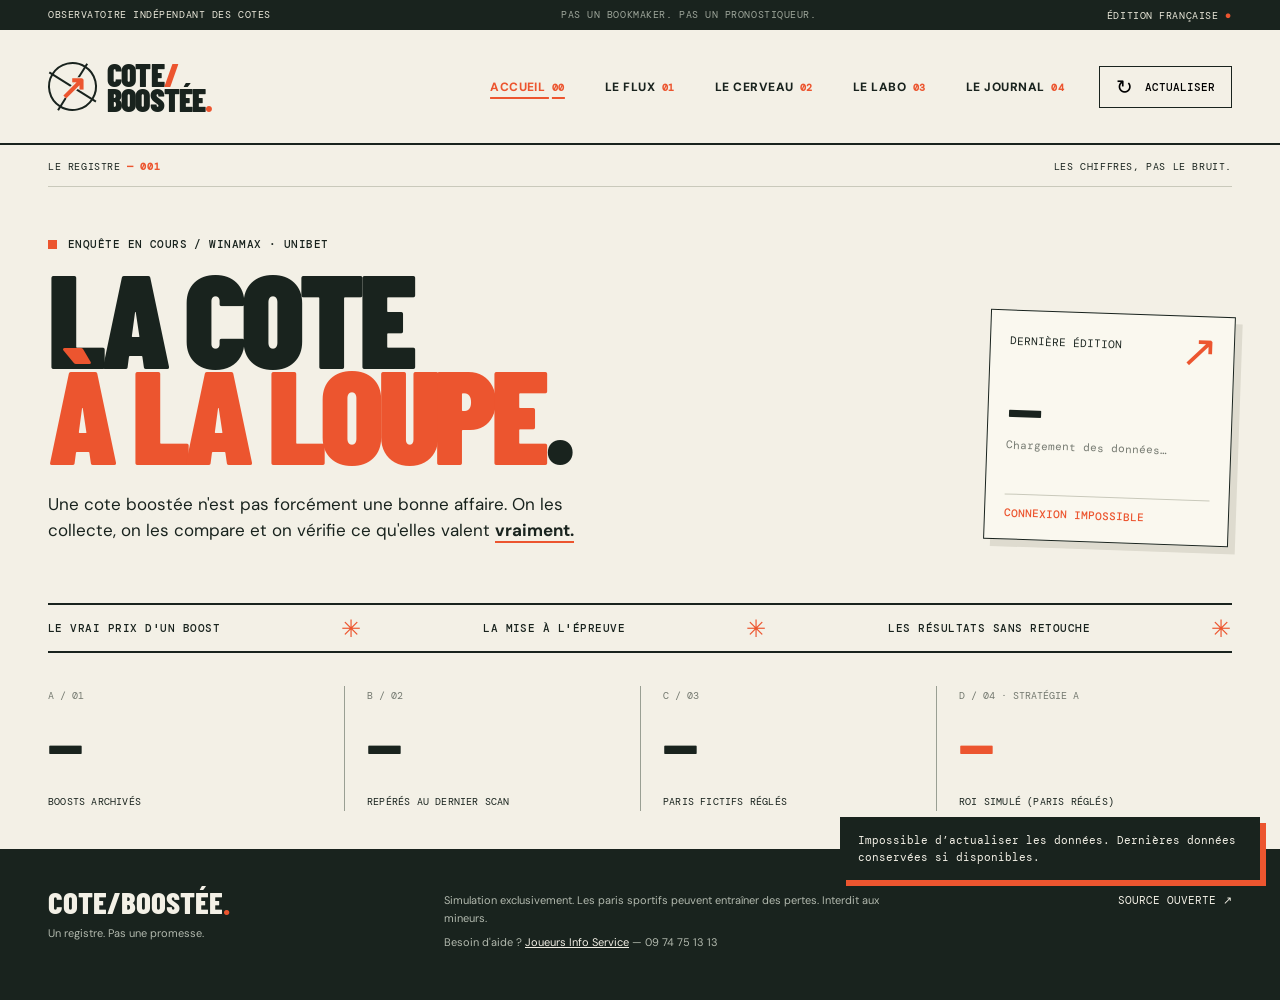
<file: index.html>
<!doctype html>
<html lang="fr">
<head>
  <meta charset="utf-8">
  <meta name="viewport" content="width=device-width, initial-scale=1">
  <meta name="theme-color" content="#f3f0e6">
  <meta name="description" content="Le registre indépendant des cotes boostées : offres Winamax, Unibet, OlyBet, Genybet, NetBet et Betsson, écarts de cotes, évaluations et simulations documentées.">
  <meta property="og:title" content="Cote Boostée — Le registre">
  <meta property="og:description" content="Les boosts sous la loupe, sans promesses ni faux signaux.">
  <title>COTE BOOSTÉE / Le registre</title>
  <link rel="icon" type="image/svg+xml" href="./assets/favicon.svg">
  <link rel="preconnect" href="https://fonts.googleapis.com">
  <link rel="preconnect" href="https://fonts.gstatic.com" crossorigin>
  <link href="https://fonts.googleapis.com/css2?family=Barlow+Condensed:wght@600;700;800;900&family=DM+Mono:wght@400;500&family=DM+Sans:wght@400;500;600;700&display=swap" rel="stylesheet">
  <link rel="stylesheet" href="./assets/styles.css">
  <script src="./assets/app.js" defer></script>
</head>
<body>
  <a class="skip-link" href="#flux">Aller aux offres</a>
  <div class="topline"><div class="wrap topline-inner"><span>OBSERVATOIRE INDÉPENDANT DES COTES</span><span class="topline-middle">PAS UN BOOKMAKER. PAS UN PRONOSTIQUEUR.</span><span>ÉDITION FRANÇAISE <span class="top-dot">●</span></span></div></div>
  <header class="site-header wrap">
    <a href="#accueil" class="brand" aria-label="Cote Boostée, accueil">
      <span class="brand-symbol" aria-hidden="true"><span class="brand-flash">↗</span></span>
      <span class="brand-type">COTE<span class="brand-accent">/</span><br>BOOSTÉE<span class="brand-period">.</span></span>
    </a>
    <nav class="header-nav" aria-label="Navigation principale"><a href="#accueil">ACCUEIL <span>00</span></a><a href="#flux">LE FLUX <span>01</span></a><a href="#cerveau">LE CERVEAU <span>02</span></a><a href="#bilan">LE LABO <span>03</span></a><a href="#journal">LE JOURNAL <span>04</span></a></nav>
    <button class="refresh-btn" type="button" id="refresh" aria-label="Actualiser les données"><span class="refresh-symbol" aria-hidden="true">↻</span><span>ACTUALISER</span></button>
  </header>

  <main id="accueil">
    <section class="intro wrap" data-page="accueil" aria-labelledby="hero-title">
      <div class="issue-line"><span>LE REGISTRE <strong>— 001</strong></span><span>LES CHIFFRES, PAS LE BRUIT.</span></div>
      <div class="intro-grid">
        <div class="intro-title">
          <p class="eyebrow"><span class="red-square"></span> ENQUÊTE EN COURS / WINAMAX · UNIBET</p>
          <h1 id="hero-title">LA COTE<br><span>À LA LOUPE<span class="hero-dot">.</span></span></h1>
          <p class="intro-copy">Une cote boostée n'est pas forcément une bonne affaire. On les collecte, on les compare et on vérifie ce qu'elles valent <em>vraiment.</em></p>
        </div>
        <aside class="issue-stamp" aria-label="Informations sur les données"><div class="stamp-corner">↗</div><span class="stamp-top">DERNIÈRE ÉDITION</span><strong id="scan-date">—</strong><span class="stamp-bottom" id="scan-time">Chargement des données…</span><div class="stamp-rule"></div><span class="stamp-small" id="data-status">CONNEXION AU REGISTRE</span></aside>
      </div>
      <div class="marquee" aria-hidden="true"><span>LE VRAI PRIX D'UN BOOST</span><span class="marquee-star">✳</span><span>LA MISE À L'ÉPREUVE</span><span class="marquee-star">✳</span><span>LES RÉSULTATS SANS RETOUCHE</span><span class="marquee-star">✳</span></div>
    </section>

    <section class="metrics wrap" data-page="accueil" aria-label="Chiffres du registre">
      <div class="metric"><span class="metric-index">A / 01</span><strong id="metric-all">—</strong><span class="metric-name">BOOSTS ARCHIVÉS</span></div>
      <div class="metric"><span class="metric-index">B / 02</span><strong id="metric-active">—</strong><span class="metric-name">REPÉRÉS AU DERNIER SCAN</span></div>
      <div class="metric"><span class="metric-index">C / 03</span><strong id="metric-settled">—</strong><span class="metric-name">PARIS FICTIFS RÉGLÉS</span></div>
      <div class="metric metric-accent"><span class="metric-index">D / 04 · STRATÉGIE A</span><strong id="metric-roi">—</strong><span class="metric-name">ROI SIMULÉ (PARIS RÉGLÉS)</span></div>
    </section>

    <section class="main-section wrap" data-page="flux" id="flux" aria-labelledby="flux-title">
      <div class="section-heading"><div><span class="section-number">01 / LE FLUX</span><h2 id="flux-title">DANS LE VISEUR<span class="heading-period">.</span></h2><p>Les offres telles qu'elles ont été observées. Les dates et la fraîcheur de la collecte comptent.</p></div><div class="section-aside"><span class="tiny-label">SOURCE</span><strong>WINAMAX / UNIBET</strong><span id="freshness-note">Synchronisation en cours</span></div></div>
      <div class="content-grid">
        <div class="stream-pane">
          <div class="filterbar">
            <div class="segmented" role="group" aria-label="Type d'offres"><button class="segment is-active" data-view="actifs" type="button" aria-pressed="true">REPÉRÉS <span id="tab-active-count">—</span></button><button class="segment" data-view="value" type="button" aria-pressed="false">EV ≥ 5 % <span id="tab-value-count">—</span></button><button class="segment" data-view="tous" type="button" aria-pressed="false">ARCHIVES <span id="tab-all-count">—</span></button></div>
            <button class="favorites-toggle" id="favorites-only" type="button" aria-pressed="false" aria-label="Afficher uniquement mes favoris">☆ <span>MES REPÈRES</span></button>
          </div>
          <div class="controls"><label class="search-control"><span class="visually-hidden">Rechercher un match ou pari</span><span aria-hidden="true">⌕</span><input type="search" id="search" placeholder="Chercher un match, un pari, un joueur…" autocomplete="off"></label><label class="select-control"><span class="visually-hidden">Filtrer par sport</span><select id="sport"><option value="tous">TOUS LES SPORTS</option></select></label><label class="select-control"><span class="visually-hidden">Filtrer par bookmaker</span><select id="bookmaker"><option value="tous">TOUS LES BOOKS</option></select></label></div>
          <div class="listing-line"><span id="result-count" aria-live="polite">CHARGEMENT…</span><label class="sort-control">TRIER <select id="sort" aria-label="Trier les offres"><option value="recent">PLUS RÉCENTES</option><option value="soon">PROCHAINS MATCHS</option><option value="uplift">PLUS GROS BOOSTS</option><option value="odd">COTES DÉCROISSANTES</option></select></label></div>
          <div id="boost-list" class="boost-list" aria-live="polite"><div class="initial-loading"><span class="loading-mark">↗</span><strong>OUVERTURE DU REGISTRE</strong><small>Lecture des données publiques GitHub…</small></div></div>
          <nav class="pager" id="flux-pager" aria-label="Pages des offres" hidden></nav>
        </div>
        <aside class="side-pane">
          <div class="side-section side-black"><span class="side-eyebrow">// LE POINT MÉTHODE</span><h3>BOOSTÉ<br>NE VEUT PAS<br>DIRE <em>VALUE.</em></h3><p>Le pourcentage de hausse d'une cote mesure la promotion. Pas sa rentabilité. Une EV n'est affichée que si une référence a pu être calculée.</p><div class="side-scribble" aria-hidden="true">≠</div></div>
          <div class="side-section side-counter"><span class="side-eyebrow">LECTURE DU MARCHÉ</span><span class="counter-number" id="count-value">—</span><span class="counter-label">SIGNAUX EV ≥ 5 %<br><strong>EXACTS ET OBSERVÉS</strong></span><p id="value-summary">Données en cours de lecture.</p></div>
          <div class="side-section side-note"><span class="side-eyebrow">LE BON RÉFLEXE</span><p><strong>Avant de considérer un boost :</strong> vérifier la disponibilité, l'heure, la mise maximale et surtout la fiabilité de sa cote juste.</p><a href="#bilan">COMPRENDRE LES SIMULATIONS <span aria-hidden="true">↗</span></a></div>
        </aside>
      </div>
    </section>

    <section class="brain-section wrap" data-page="cerveau" id="cerveau" aria-labelledby="brain-title">
      <div class="section-heading">
        <div><span class="section-number">02 / LE CERVEAU</span><h2 id="brain-title">LA DÉCISION<span class="heading-period">.</span></h2>
          <p>Un observateur qui note ses choix AVANT les matchs. Aucune mise réelle, aucun résultat réécrit après coup.</p></div>
        <span class="brain-stamp">PROTOCOLE 001<br>OBSERVATION<br>NON ENTRAÎNÉ</span>
      </div>
      <div class="brain-status">
        <div class="brain-lead"><span class="tiny-label">PROTOCOLE ACTUEL</span><strong>ON MESURE D'ABORD. ON APPREND ENSUITE.</strong><p>La version initiale applique des règles transparentes : pari simple, EV exacte ≥ 5 %, cote de 1,60 à 5 et mise fictive de 10 € maximum. Sans référence fiable, elle s'abstient. Ce n'est pas encore un modèle de machine learning.</p></div>
        <div class="brain-figures">
          <div><small>BOOSTS OBSERVÉS</small><strong id="brain-observed">—</strong></div>
          <div><small>SÉLECTIONS FICTIVES</small><strong id="brain-selected">—</strong></div>
          <div><small>RÉGLÉS / SÉLECTIONS</small><strong id="brain-settled">—</strong></div>
          <div><small>ROI DES SÉLECTIONS RÉGLÉES</small><strong id="brain-roi">—</strong></div>
        </div>
      </div>
      <div class="brain-diagnostics" id="brain-diagnostics" aria-label="Répartition des motifs du cerveau"></div>
      <div class="brain-toolbar">
        <span class="tiny-label">LE JOURNAL DES DÉCISIONS <span id="brain-update"></span></span>
        <div class="brain-filters" role="group" aria-label="Filtrer les décisions du cerveau">
          <button type="button" data-brain="tous" class="brain-filter is-active" aria-pressed="true">TOUTES</button>
          <button type="button" data-brain="selectionner" class="brain-filter" aria-pressed="false">SÉLECTIONS</button>
          <button type="button" data-brain="ecarter" class="brain-filter" aria-pressed="false">ÉCARTÉES</button>
          <button type="button" data-brain="abstention" class="brain-filter" aria-pressed="false">ABSTENTIONS</button>
          <button type="button" data-brain="hors_perimetre" class="brain-filter" aria-pressed="false">HORS CHAMP</button>
        </div>
      </div>
      <div class="brain-feed" id="brain-feed" aria-live="polite"><p class="brain-empty">Lecture des décisions de la prochaine collecte…</p></div><nav class="pager" id="brain-pager" aria-label="Pages des décisions" hidden></nav>
      <p class="brain-disclaimer"><strong>IMPORTANT :</strong> une « sélection » est un pari fictif destiné à l'évaluation prospective, pas une recommandation de miser. Une absence de données n'est pas une mauvaise cote. Le ROI est calculé seulement sur les sélections réglées.</p>
    </section>

    <section class="lab-section" data-page="bilan" id="bilan" aria-labelledby="bilan-title"><div class="wrap">
      <div class="section-heading lab-heading"><div><span class="section-number">03 / LE LABORATOIRE</span><h2 id="bilan-title">LE TEST DE VÉRITÉ<span class="heading-period">.</span></h2><p>Les stratégies comparent des mises et des filtres différents, uniquement en argent fictif. Aucun bilan ne prédit l’avenir.</p></div><span class="lab-stamp">ARGENT FICTIF<br>RÉSULTATS RÉELS<br>CALCUL TRANSPARENT</span></div>
      <div class="protocol" id="protocol" hidden></div>
      <div class="protocol" id="research-protocol" hidden></div>
      <div class="strategy-switch" id="strategy-switch" role="group" aria-label="Choisir une simulation"><button type="button" data-strategy="A" class="strategy-button is-active" aria-pressed="true"><span>STRATÉGIE A</span><strong>TOUT PRENDRE</strong><small>TOUS LES BOOSTS</small></button><button type="button" data-strategy="B_exacte" class="strategy-button" aria-pressed="false"><span>STRATÉGIE B1</span><strong>FILTRER / EXACT</strong><small>EV ≥ 5 % · COTE JUSTE</small></button><button type="button" data-strategy="B_approx" class="strategy-button" aria-pressed="false"><span>STRATÉGIE B2</span><strong>FILTRER / ESTIMÉ</strong><small>EV ≥ 5 % · APPROXIMATION</small></button></div>
      <div class="lab-result"><div class="lab-summary"><span class="tiny-label">RÉSULTAT NET / EN € FICTIFS</span><strong id="lab-gain">—</strong><span id="lab-detail" class="lab-detail">Chargement…</span><div class="lab-pair"><div><small>ROI RÉGLÉ</small><strong id="lab-roi">—</strong></div><div><small>PARIS RÉGLÉS</small><strong id="lab-settled">—</strong></div></div></div><div class="lab-chart"><div class="chart-heading"><span>TRAJECTOIRE DU GAIN CUMULÉ</span><span id="chart-caption">SIMULATION HISTORIQUE</span></div><div id="chart" class="chart-area" role="img" aria-label="Courbe du gain cumulé simulé"></div><div class="chart-footer"><span>DÉPART / 0 €</span><span>ÉVOLUTION DES PARIS RÉGLÉS →</span></div></div></div>
      <div class="lab-books" id="lab-books" hidden></div>
      <div class="lab-books" id="lab-research" hidden></div>
      <p class="lab-disclaimer"><strong>À LIRE :</strong> le ROI porte uniquement sur les paris déjà réglés. Un petit échantillon peut afficher une performance spectaculaire mais peu représentative. La stratégie I a été définie après lecture des résultats historiques : son ancien bilan est exploratoire ; seul le suivi prospectif séparé permet de l'évaluer hors échantillon. Aucun résultat futur n'est garanti.</p>
    </div></section>

    <section class="journal-section wrap" data-page="journal" id="journal" aria-labelledby="journal-title"><div class="section-heading"><div><span class="section-number">04 / LE JOURNAL</span><h2 id="journal-title">L'HISTORIQUE BRUT<span class="heading-period">.</span></h2><p>Les derniers paris fictifs réglés, filtrables par bookmaker et sport.</p></div><span class="journal-indicator">ARCHIVES CONSULTABLES</span></div><div class="journal-tools"><div class="journal-filters"><label class="select-control"><span class="visually-hidden">Filtrer le journal par bookmaker</span><select id="journal-bookmaker"><option value="tous">TOUS LES BOOKS</option></select></label><label class="select-control"><span class="visually-hidden">Filtrer le journal par sport</span><select id="journal-sport"><option value="tous">TOUS LES SPORTS</option></select></label></div><span class="journal-result-count" id="journal-result-count" aria-live="polite"></span></div><div class="table-scroll"><table class="settlements"><thead><tr><th>RENCONTRE / PARI</th><th>BOOK</th><th>SPORT</th><th>COTE</th><th>ISSUE</th><th>GAIN NET FICTIF</th></tr></thead><tbody id="settled-table"><tr><td colspan="6">Lecture de l'historique…</td></tr></tbody></table></div><nav class="pager" id="journal-pager" aria-label="Pages du journal" hidden></nav><div class="journal-footer"><span>RÉSULTATS ISSUS DE LA BRANCHE « DONNEES »</span><a href="https://github.com/Matttgic/cotes-boostees/tree/donnees" target="_blank" rel="noopener noreferrer">VOIR LE JOURNAL COMPLET SUR GITHUB ↗</a></div></section>
  </main>
  <footer class="footer"><div class="wrap footer-inner"><div><strong>COTE/BOOSTÉE<span>.</span></strong><p>Un registre. Pas une promesse.</p></div><div class="footer-legal"><p>Simulation exclusivement. Les paris sportifs peuvent entraîner des pertes. Interdit aux mineurs.</p><p>Besoin d'aide ? <a href="https://www.joueurs-info-service.fr/" target="_blank" rel="noopener noreferrer">Joueurs Info Service</a> — 09 74 75 13 13</p></div><a class="footer-github" href="https://github.com/Matttgic/cotes-boostees" target="_blank" rel="noopener noreferrer">SOURCE OUVERTE ↗</a></div></footer>
  <div id="notice" class="notice" role="status" aria-live="polite" hidden></div>
  <nav class="tabbar" aria-label="Pages">
    <a href="#accueil"><span aria-hidden="true">◎</span>ACCUEIL</a>
    <a href="#flux"><span aria-hidden="true">↗</span>FLUX</a>
    <a href="#cerveau"><span aria-hidden="true">◇</span>CERVEAU</a>
    <a href="#bilan"><span aria-hidden="true">▤</span>LABO</a>
    <a href="#journal"><span aria-hidden="true">≡</span>JOURNAL</a>
  </nav>
</body>
</html>
</file>
<file: assets/styles.css>
:root{--paper:#f3f0e6;--paper-hi:#faf8ef;--ink:#19231e;--ink-soft:#4f554d;--mute:#747970;--line:#c9c9bb;--line-dark:#999f93;--orange:#ec552f;--orange-2:#ff6842;--lime:#dfeb73;--mono:'DM Mono',monospace;--body:'DM Sans',Arial,sans-serif;--display:'Barlow Condensed','Arial Narrow',Impact,sans-serif}*{box-sizing:border-box}html{scroll-behavior:smooth;scroll-padding-top:40px}body{margin:0;background:var(--paper);color:var(--ink);font-family:var(--body);-webkit-font-smoothing:antialiased}button,input,select{font:inherit}button{cursor:pointer}a{color:inherit}a:focus-visible,button:focus-visible,input:focus-visible,select:focus-visible,summary:focus-visible{outline:3px solid var(--orange);outline-offset:3px}::selection{background:var(--lime);color:var(--ink)}.wrap{max-width:1420px;padding-inline:48px;margin-inline:auto}.skip-link{position:absolute;top:-70px;left:10px;padding:12px;background:var(--lime);z-index:50}.skip-link:focus{top:10px}.visually-hidden{position:absolute;clip:rect(0 0 0 0);clip-path:inset(50%);height:1px;width:1px;overflow:hidden;white-space:nowrap}.topline{background:var(--ink);color:#e9e7d9}.topline-inner{display:flex;justify-content:space-between;gap:16px;padding-block:8px;font-family:var(--mono);font-size:10px;letter-spacing:.055em}.top-dot{color:var(--orange);font-size:11px}.topline-middle{color:#9da59a}.site-header{display:flex;align-items:center;min-height:115px;gap:35px;border-bottom:2px solid var(--ink)}.brand{text-decoration:none;display:inline-flex;align-items:center;gap:10px;margin-right:auto}.brand-symbol{position:relative;width:49px;height:49px;border:2px solid var(--ink);border-radius:50%;display:grid;place-items:center;transform:rotate(-13deg)}.brand-symbol:before,.brand-symbol:after{position:absolute;content:"";width:55px;height:2px;background:var(--ink);transform:rotate(45deg)}.brand-symbol:after{transform:rotate(-45deg)}.brand-flash{font-family:var(--display);font-size:33px;font-weight:900;color:var(--orange);position:relative;z-index:1;line-height:1;transform:rotate(13deg);text-shadow:1px 1px var(--paper),-1px -1px var(--paper)}.brand-type{font-family:var(--display);font-size:32px;font-weight:900;letter-spacing:-.025em;line-height:.76}.brand-accent,.brand-period{color:var(--orange)}.header-nav{display:flex;align-items:center;gap:40px}.header-nav a{font-size:12px;text-decoration:none;font-weight:800;letter-spacing:.04em}.header-nav a:hover,.journal-footer a:hover,.footer-github:hover{color:var(--orange)}.header-nav a span{font-family:var(--mono);font-size:10px;margin-left:3px;color:var(--orange)}.refresh-btn{background:transparent;border:1px solid var(--ink);display:flex;gap:12px;align-items:center;padding:13px 16px;font-family:var(--mono);font-size:11px;font-weight:500;transition:background .18s,color .18s}.refresh-btn:hover{background:var(--ink);color:var(--paper)}.refresh-btn[disabled]{opacity:.45;cursor:wait}.refresh-symbol{font-size:20px;line-height:.6}.refresh-btn.is-loading .refresh-symbol{animation:rotate 1s linear infinite}@keyframes rotate{to{transform:rotate(360deg)}}
.issue-line{display:flex;justify-content:space-between;border-bottom:1px solid var(--line);padding:15px 0 13px;font-family:var(--mono);font-size:10px;letter-spacing:.06em}.issue-line strong{color:var(--orange)}.intro-grid{display:grid;grid-template-columns:minmax(0,1fr) 245px;gap:75px;align-items:end;padding:50px 0 60px}.eyebrow,.section-number,.tiny-label{font-family:var(--mono);font-size:11px;letter-spacing:.04em;font-weight:500}.eyebrow{display:flex;align-items:center;gap:11px;margin:0 0 17px}.red-square{width:9px;height:9px;background:var(--orange);display:inline-block}.intro h1{font-family:var(--display);font-weight:900;font-size:clamp(93px,10.3vw,169px);letter-spacing:-.047em;line-height:.73;margin:0;max-width:1100px}.intro h1>span{color:var(--orange)}.hero-dot{color:var(--ink)}.intro-copy{margin:32px 0 0;font-size:17px;line-height:1.5;max-width:545px}.intro-copy em{font-style:normal;border-bottom:2px solid var(--orange);font-weight:700}.issue-stamp{border:1px solid var(--ink);background:var(--paper-hi);padding:19px;min-height:230px;position:relative;display:flex;flex-direction:column;align-items:flex-start;transform:rotate(2deg);box-shadow:7px 7px 0 #dedbcf}.stamp-corner{position:absolute;right:15px;top:10px;color:var(--orange);font-family:var(--display);font-size:45px;line-height:1}.stamp-top,.stamp-bottom,.stamp-small{font-family:var(--mono);font-size:11px}.stamp-top{margin-top:4px}.issue-stamp strong{font-family:var(--display);font-size:59px;line-height:1;margin-top:30px;letter-spacing:-.02em}.stamp-bottom{color:var(--mute);margin-top:1px}.stamp-rule{height:1px;background:var(--line);width:100%;margin-top:auto;margin-bottom:11px}.stamp-small{font-weight:500;color:var(--orange)}.marquee{display:flex;gap:26px;justify-content:space-between;align-items:center;min-height:50px;border-top:2px solid var(--ink);border-bottom:2px solid var(--ink);white-space:nowrap;overflow:hidden;font-family:var(--mono);font-weight:500;font-size:11px;letter-spacing:.045em}.marquee-star{font-size:24px;color:var(--orange)}.metrics{display:grid;grid-template-columns:repeat(4,minmax(0,1fr));padding-top:33px;padding-bottom:38px}.metric{display:flex;flex-direction:column;border-left:1px solid var(--line-dark);padding:3px 22px;min-height:125px}.metric:first-child{padding-left:0;border-left:0}.metric-index{font:10px var(--mono);color:var(--mute)}.metric strong{font:800 clamp(38px,4.6vw,70px)/1 var(--display);letter-spacing:-.015em;margin-top:13px;font-variant-numeric:tabular-nums}.metric-name{font:10px var(--mono);margin-top:auto;letter-spacing:.02em}.metric-accent strong{color:var(--orange)}
.main-section{padding-top:35px;padding-bottom:100px}.section-heading{display:flex;justify-content:space-between;gap:25px;align-items:end;border-top:3px solid var(--ink);padding:25px 0 30px}.section-number{color:var(--orange)}h2{font-family:var(--display);font-size:clamp(52px,5.2vw,79px);letter-spacing:-.026em;line-height:.94;margin:13px 0 9px;font-weight:900}.heading-period{color:var(--orange)}.section-heading p{color:var(--ink-soft);font-size:14px;line-height:1.5;margin:0;max-width:680px}.section-aside{border-left:2px solid var(--orange);padding-left:14px;display:flex;gap:7px;flex-direction:column;min-width:200px}.section-aside strong{font-family:var(--mono);font-size:12px}.section-aside span:last-child{font-family:var(--mono);font-size:10px;line-height:1.6;color:var(--mute)}.content-grid{display:grid;grid-template-columns:minmax(0,1fr) 286px;gap:30px;align-items:start}.stream-pane{min-width:0}.filterbar{display:flex;gap:12px;justify-content:space-between;align-items:center;border-bottom:1px solid var(--ink)}.segmented{display:flex;align-items:stretch;gap:22px;overflow-x:auto}.segment{font:700 12px var(--body);border:0;border-bottom:3px solid transparent;background:transparent;color:var(--mute);padding:16px 0 15px;white-space:nowrap}.segment span{font:10px var(--mono);margin-left:3px}.segment.is-active{color:var(--ink);border-color:var(--orange)}.segment:hover:not(.is-active){color:var(--ink)}.favorites-toggle{border:0;background:transparent;font:10px var(--mono);white-space:nowrap}.favorites-toggle:first-letter{font-size:20px}.favorites-toggle[aria-pressed=true]{color:var(--orange)}.controls{display:grid;grid-template-columns:minmax(0,1fr) 175px 166px;gap:8px;padding:16px 0}.search-control,.select-control{border:1px solid var(--line-dark);display:flex;align-items:center;background:var(--paper-hi);height:45px;min-width:0}.search-control>span:not(.visually-hidden){font-size:28px;color:var(--mute);padding-left:12px;line-height:1}.search-control input{min-width:0;width:100%;outline:0!important;border:0;background:none;padding:10px 10px 10px 8px;font:12px var(--body)}.search-control:focus-within,.select-control:focus-within{outline:2px solid var(--ink);outline-offset:1px}.select-control select{width:100%;height:100%;border:0;appearance:none;background:transparent url("data:image/svg+xml,%3Csvg xmlns='http://www.w3.org/2000/svg' width='11' height='6'%3E%3Cpath fill='none' stroke='%2319231e' stroke-width='1.4' d='m1 1 4.5 4L10 1'/%3E%3C/svg%3E") no-repeat right 12px center;padding:0 27px 0 11px;font:10px var(--mono);color:var(--ink);cursor:pointer}.listing-line{display:flex;justify-content:space-between;align-items:center;font:10px var(--mono);padding:7px 0 16px;color:var(--mute);gap:15px}.sort-control{display:flex;align-items:center;gap:6px}.sort-control select{font:10px var(--mono);background:none;border:0;border-bottom:1px solid var(--line-dark);color:var(--ink);min-width:120px;padding:4px;cursor:pointer}.boost-list{border-top:2px solid var(--ink)}.boost-card{display:grid;grid-template-columns:42px minmax(0,1fr) 145px;gap:8px;border-bottom:1px solid var(--line);padding:23px 0 20px;position:relative;transition:background .15s}.boost-card:hover{background:rgba(255,255,255,.25)}.card-index{font:11px var(--mono);color:var(--mute);padding-top:5px}.card-core{min-width:0}.card-meta{display:flex;flex-wrap:wrap;align-items:center;gap:8px;font:10px var(--mono);text-transform:uppercase;color:var(--mute);letter-spacing:.005em}.bookmarker{color:var(--ink);font-weight:500}.bookmarker:before{content:'■';color:var(--orange);margin-right:6px;font-size:8px}.card-meta .bullet{color:var(--line-dark)}.card-match{font:800 clamp(25px,3vw,36px)/.99 var(--display);letter-spacing:-.015em;overflow-wrap:anywhere;margin:13px 0 7px;text-transform:uppercase}.card-bet{font-size:13px;line-height:1.5;color:var(--ink-soft);margin:0;overflow-wrap:anywhere}.card-foot{display:flex;gap:9px;align-items:center;flex-wrap:wrap;margin:17px 0 0;font:10px var(--mono);color:var(--mute)}.tiny-tag{border:1px solid var(--line-dark);padding:5px 6px;color:var(--ink);max-width:100%}.tiny-tag.value{background:var(--lime);border-color:var(--lime);font-weight:500}.tiny-tag.uncertain{color:#985b2c;border-color:#cb9d72}.tiny-tag.expired{color:var(--mute)}.card-odds{display:flex;flex-direction:column;align-items:flex-end;gap:4px;min-width:0}.odds-caption{font:10px var(--mono);color:var(--mute);white-space:nowrap}.odds-new{font:800 60px/.95 var(--display);letter-spacing:-.025em;font-variant-numeric:tabular-nums}.odds-old{font:12px var(--mono);color:var(--mute);text-decoration:line-through}.odd-lift{font:500 11px var(--mono);color:var(--orange);margin-top:3px}.card-actions{display:flex;gap:8px;margin-top:auto;align-items:center;padding-top:18px}.fav-btn,.more-btn{border:1px solid var(--line-dark);background:transparent;height:30px;display:grid;place-items:center}.fav-btn{width:31px;font-size:20px;line-height:1}.fav-btn[aria-pressed=true]{color:var(--orange);background:#fce0d5;border-color:var(--orange)}.more-btn{font:10px var(--mono);padding:0 9px}.more-btn:hover,.fav-btn:hover{border-color:var(--ink);background:var(--paper-hi)}.boost-detail{grid-column:2/4;border-top:1px dashed var(--line-dark);margin-top:6px;padding:16px 0 0;display:grid;grid-template-columns:repeat(3,minmax(0,1fr));gap:17px}.detail-item span{display:block;font:10px var(--mono);color:var(--mute);margin-bottom:5px}.detail-item strong{font:600 12px/1.5 var(--body);display:block;overflow-wrap:anywhere}.detail-wide{grid-column:1/-1}.detail-note{font-size:12px;color:var(--ink-soft);line-height:1.6;margin:0}.load-more{border:1px solid var(--ink);width:100%;background:transparent;font:600 11px var(--mono);margin-top:20px;padding:18px;display:flex;justify-content:space-between;letter-spacing:.04em}.load-more[hidden]{display:none}.load-more:hover{background:var(--ink);color:var(--paper)}.initial-loading,.empty-state{display:flex;flex-direction:column;align-items:center;justify-content:center;min-height:300px;gap:9px;text-align:center;padding:40px}.initial-loading strong,.empty-state strong{font:900 33px var(--display)}.initial-loading small,.empty-state p{font:12px var(--mono);color:var(--mute);max-width:360px;line-height:1.6}.loading-mark{font:900 55px var(--display);color:var(--orange)}.empty-state-symbol{font:900 75px/.9 var(--display);color:var(--orange)}.empty-state button{border:1px solid var(--ink);background:none;padding:9px 15px;font:11px var(--mono);margin-top:8px}
.side-pane{border-top:2px solid var(--ink)}.side-section{border-bottom:1px solid var(--ink);padding:25px 20px;position:relative;overflow:hidden}.side-eyebrow{font:10px var(--mono);letter-spacing:.04em}.side-black{background:var(--ink);color:var(--paper);min-height:342px}.side-black .side-eyebrow{color:var(--lime)}.side-black h3{font:800 43px/.92 var(--display);letter-spacing:-.008em;margin:30px 0 19px}.side-black h3 em{font-style:normal;color:var(--lime)}.side-black p{font-size:12px;line-height:1.62;max-width:230px;color:#cacfc5;position:relative;z-index:1}.side-scribble{font:900 160px/.8 var(--display);position:absolute;right:-6px;bottom:-17px;color:#344039;transform:rotate(17deg);z-index:0}.side-counter{min-height:247px}.counter-number{display:block;font:900 119px/.9 var(--display);color:var(--orange);margin-top:17px}.counter-label{font:10px/1.8 var(--mono)}.counter-label strong{font-weight:500}.side-counter p{font-size:12px;line-height:1.6;margin-top:16px;color:var(--mute)}.side-note{padding-top:29px}.side-note p{font-size:13px;line-height:1.7;margin:18px 0 30px}.side-note a{font:500 10px var(--mono);text-decoration:none;border-bottom:1px solid var(--ink);padding-bottom:7px;display:inline-flex;justify-content:space-between;gap:10px;width:100%}
.lab-section{background:#dfe0d2;padding:68px 0 70px;border-top:2px solid var(--ink);border-bottom:2px solid var(--ink)}.lab-heading{padding-top:22px}.lab-stamp{font:11px/1.5 var(--mono);text-align:center;padding:18px;border:2px solid var(--orange);color:var(--orange);transform:rotate(-7deg)}.strategy-switch{display:grid;grid-template-columns:repeat(3,1fr);border:1px solid var(--ink);margin-top:10px}.strategy-button{background:transparent;border:0;border-right:1px solid var(--ink);padding:20px 23px;display:flex;flex-direction:column;align-items:flex-start;text-align:left;gap:3px;transition:background .2s}.strategy-button:last-child{border-right:0}.strategy-button span,.strategy-button small{font:10px var(--mono)}.strategy-button span{color:var(--mute)}.strategy-button strong{font:800 28px var(--display)}.strategy-button small{color:var(--mute)}.strategy-button.is-active{background:var(--ink);color:var(--paper)}.strategy-button.is-active span,.strategy-button.is-active small{color:#c3c9bf}.strategy-button:hover:not(.is-active){background:#f3f0e6}.lab-result{display:grid;grid-template-columns:330px minmax(0,1fr);border:1px solid var(--ink);border-top:0;min-height:325px}.lab-summary{border-right:1px solid var(--ink);padding:29px 24px}.lab-summary>strong{display:block;font:800 96px/.95 var(--display);font-variant-numeric:tabular-nums;margin:32px 0 4px;letter-spacing:-.03em}.lab-summary>strong.positive{color:#20644a}.lab-summary>strong.negative{color:#a5351b}.lab-detail{font:11px var(--mono);color:var(--ink-soft)}.lab-pair{display:grid;grid-template-columns:1fr 1fr;gap:15px;border-top:1px solid var(--ink);margin-top:28px;padding-top:17px}.lab-pair small{font:10px var(--mono);display:block;color:var(--mute)}.lab-pair strong{font:800 40px var(--display);display:block;margin-top:5px}.lab-chart{padding:28px 30px 20px;display:flex;flex-direction:column}.chart-heading,.chart-footer{display:flex;justify-content:space-between;gap:10px;font:10px var(--mono);color:var(--mute)}.chart-heading span:first-child{color:var(--ink);font-weight:500}.chart-area{height:205px;flex:1;min-height:130px;display:grid;place-items:center}.chart-area svg{width:100%;height:100%;overflow:visible}.chart-footer{border-top:1px solid var(--line-dark);padding-top:11px}.chart-empty{font:12px/1.7 var(--mono);text-align:center;color:var(--mute);max-width:290px}.lab-disclaimer{border-left:3px solid var(--orange);margin:22px 0 0;padding:4px 0 4px 17px;max-width:950px;font-size:12px;line-height:1.65;color:var(--ink-soft)}.lab-disclaimer strong{color:var(--ink)}
.journal-section{padding-top:85px;padding-bottom:95px}.journal-indicator{font:10px var(--mono);border:1px solid var(--ink);padding:11px}.table-scroll{overflow:auto;border-top:2px solid var(--ink)}.settlements{width:100%;border-collapse:collapse;text-align:left;min-width:670px}.settlements th{font:10px var(--mono);color:var(--mute);padding:17px 10px 13px;border-bottom:1px solid var(--ink)}.settlements td{border-bottom:1px solid var(--line);padding:15px 10px;font-size:12px;vertical-align:middle}.settlements td:first-child{width:45%;font-weight:700}.settlements td:first-child small{display:block;font-size:11px;font-weight:400;color:var(--mute);margin-top:6px;line-height:1.45}.settlements th:first-child,.settlements td:first-child{padding-left:0}.settlements th:last-child,.settlements td:last-child{text-align:right;padding-right:0}.result-chip{font:10px var(--mono);padding:5px 8px;border:1px solid var(--line-dark);white-space:nowrap}.result-chip.won{border-color:#87a88b;color:#24623a}.result-chip.lost{border-color:#b9897b;color:#a23c24}.money-positive{color:#20644a;font-weight:700}.money-negative{color:#a5351b;font-weight:700}.journal-footer{display:flex;gap:15px;justify-content:space-between;margin-top:17px;font:10px var(--mono);color:var(--mute);line-height:1.6}.journal-footer a{color:var(--ink);text-decoration:none;border-bottom:1px solid var(--ink)}
.footer{background:var(--ink);color:var(--paper);padding:37px 0 43px}.footer-inner{display:flex;align-items:flex-start;justify-content:space-between;gap:60px}.footer-inner>div:first-child strong{font:800 31px var(--display);line-height:1}.footer-inner>div:first-child strong span{color:var(--orange)}.footer-inner p{margin:6px 0;font-size:11px;line-height:1.6;color:#b2b9ae}.footer-legal{max-width:460px}.footer-legal a{color:var(--paper)}.footer-github{text-decoration:none;white-space:nowrap;font:11px var(--mono);margin-top:7px}.notice{position:fixed;bottom:20px;right:20px;padding:15px 18px;background:var(--ink);color:var(--paper);box-shadow:6px 6px 0 var(--orange);z-index:10;font:11px/1.5 var(--mono);max-width:420px}.notice[hidden]{display:none}
@media(max-width:1120px){.wrap{padding-inline:30px}.header-nav{gap:20px}.intro h1{font-size:clamp(80px,11vw,128px)}.intro-grid{gap:35px}.content-grid{grid-template-columns:minmax(0,1fr) 250px;gap:20px}.controls{grid-template-columns:minmax(0,1fr) 145px 140px}.side-black h3{font-size:38px}.lab-result{grid-template-columns:280px minmax(0,1fr)}.lab-summary>strong{font-size:75px}}
@media(max-width:900px){.topline-middle{display:none}.site-header{min-height:96px}.header-nav{gap:14px}.header-nav a{font-size:11px}.intro-grid{grid-template-columns:minmax(0,1fr) 190px;gap:20px}.intro h1{font-size:clamp(73px,11vw,115px)}.issue-stamp{min-height:195px;padding:15px}.issue-stamp strong{font-size:48px}.metrics{padding-top:26px}.metric{padding:0 14px;min-height:105px}.metric-name{font-size:9px}.content-grid{grid-template-columns:1fr}.side-pane{display:grid;grid-template-columns:1fr 1fr}.side-black{grid-row:span 2}.side-note{border-bottom:1px solid var(--ink)}.controls{grid-template-columns:1fr 170px 160px}.lab-result{grid-template-columns:260px minmax(0,1fr)}}
@media(max-width:650px){.wrap{padding-inline:18px}.topline-inner{padding-block:7px;font-size:9px}.topline-inner>span:last-child{display:none}.site-header{min-height:81px;gap:10px;flex-wrap:wrap}.brand-symbol{width:38px;height:38px}.brand-symbol:before,.brand-symbol:after{width:43px}.brand-flash{font-size:27px}.brand-type{font-size:26px}.header-nav{order:3;width:100%;justify-content:space-between;border-top:1px solid var(--line);padding:13px 0}.header-nav a{font-size:11px}.refresh-btn{padding:10px;font-size:10px}.refresh-btn>span:last-child{display:none}.refresh-symbol{font-size:22px}.issue-line{padding-block:12px;font-size:9px}.issue-line span:last-child{display:none}.intro-grid{grid-template-columns:1fr;padding:34px 0 38px;gap:33px}.eyebrow{font-size:10px}.intro h1{font-size:clamp(68px,15vw,120px);line-height:.79}.intro-copy{font-size:14px;line-height:1.55;margin-top:25px;max-width:500px}.issue-stamp{transform:none;box-shadow:none;min-height:0;display:grid;grid-template-columns:1fr auto;grid-template-rows:auto auto auto;gap:4px 15px;padding:13px 17px}.stamp-corner{display:none}.stamp-top{grid-column:1}.issue-stamp strong{grid-column:1;grid-row:2;font-size:39px;margin:3px 0 0}.stamp-bottom{grid-column:2;grid-row:2;align-self:end;margin-bottom:4px}.stamp-rule{grid-column:1/-1;margin:6px 0 3px}.stamp-small{grid-column:1/-1}.marquee{font-size:10px;justify-content:flex-start;gap:20px;min-height:46px}.marquee span:nth-last-child(-n+2){display:none}.metrics{grid-template-columns:repeat(2,1fr);padding-top:12px;padding-bottom:21px}.metric{padding:16px 10px 15px;min-height:104px;border-bottom:1px solid var(--line)}.metric:nth-child(odd){border-left:0;padding-left:0}.metric strong{font-size:53px;margin-top:7px}.metric-name{font-size:9px;margin-top:5px}.main-section{padding-top:20px;padding-bottom:64px}.section-heading{padding-top:19px;align-items:start}.section-heading h2{font-size:clamp(47px,10vw,70px)}.section-heading p{font-size:12px}.section-aside{display:none}.filterbar{gap:5px}.segmented{gap:15px}.segment{font-size:10px;padding-top:13px;padding-bottom:12px}.favorites-toggle{font-size:16px;padding-inline:6px}.favorites-toggle span{display:none}.controls{grid-template-columns:1fr 1fr;gap:7px}.search-control{grid-column:1/-1}.select-control select{font-size:10px}.listing-line{font-size:9px}.sort-control select{font-size:9px;min-width:0}.boost-card{grid-template-columns:25px minmax(0,1fr) 90px;gap:6px;padding:19px 0}.card-index{font-size:10px}.card-meta{font-size:9px;gap:5px}.card-match{font-size:clamp(23px,6vw,32px);margin-top:10px}.card-bet{font-size:12px}.card-foot{gap:6px;margin-top:12px;font-size:9px}.tiny-tag{padding:4px}.odds-new{font-size:42px}.odds-caption{font-size:9px}.odds-old{font-size:10px}.odd-lift{font-size:10px}.card-actions{padding-top:13px}.more-btn{font-size:9px;padding:0 5px}.fav-btn{width:29px}.boost-detail{grid-column:1/-1;grid-template-columns:1fr 1fr;gap:12px}.detail-item span{font-size:9px}.detail-item strong{font-size:11px}.side-pane{grid-template-columns:1fr 1fr}.side-section{padding:19px 13px}.side-black{min-height:260px}.side-black h3{font-size:33px;margin-top:22px}.side-black p{font-size:11px}.side-counter{min-height:0}.counter-number{font-size:85px}.counter-label{font-size:9px}.side-counter p{font-size:11px}.side-note{grid-column:1/-1}.side-note p{margin:12px 0 18px}.lab-section{padding:45px 0}.lab-stamp{display:none}.strategy-button{padding:14px 10px;gap:5px}.strategy-button strong{font-size:20px;line-height:.94}.strategy-button span,.strategy-button small{font-size:8px;line-height:1.4}.lab-result{grid-template-columns:1fr}.lab-summary{border-right:0;border-bottom:1px solid var(--ink);padding:22px}.lab-summary>strong{font-size:81px;margin:20px 0 4px}.lab-pair{margin-top:20px}.lab-chart{padding:21px 17px}.chart-area{height:195px}.chart-heading,.chart-footer{font-size:9px}.journal-section{padding-top:52px;padding-bottom:60px}.journal-indicator{display:none}.journal-footer{flex-direction:column;font-size:9px}.footer-inner{flex-wrap:wrap;gap:15px}.footer-legal{order:3;flex-basis:100%}.footer-github{margin-left:auto}.notice{bottom:12px;left:12px;right:18px;max-width:none}}
@media(max-width:375px){.intro h1{font-size:63px}.side-black h3{font-size:29px}.boost-card{grid-template-columns:20px minmax(0,1fr) 78px}.odds-new{font-size:36px}.strategy-button strong{font-size:18px}}@media(prefers-reduced-motion:reduce){html{scroll-behavior:auto}*,*::before,*::after{animation:none!important;transition:none!important}}

/* Le labo accueille plusieurs hypothèses sans dénaturer l'identité éditoriale.
   Navigation à défilement horizontal, lisible au pouce sur smartphone. */
.strategy-switch{
  display:flex;
  overflow-x:auto;
  overscroll-behavior-inline:contain;
  scroll-snap-type:x proximity;
  scrollbar-width:thin;
  scrollbar-color:var(--ink) var(--paper);
}
.strategy-switch .strategy-button{
  flex:0 0 min(26%,260px);
  min-width:194px;
  scroll-snap-align:start;
  border-right:1px solid var(--ink);
  padding:18px 18px;
}
.strategy-switch .strategy-button:last-child{border-right:0}
@media (max-width:820px){
  .strategy-switch .strategy-button{flex:0 0 200px;min-width:200px;padding:16px 13px}
}
@media (max-width:480px){
  .strategy-switch .strategy-button{flex:0 0 72%;min-width:190px}
  .strategy-switch .strategy-button strong{font-size:20px}
}


/* CERVEAU / ticket d'observation, pas un énième tableau de bord générique */
.brain-section{padding-top:38px;padding-bottom:100px}
.brain-stamp{padding:16px 20px;flex-shrink:0;border:2px solid var(--ink);transform:rotate(2deg);font:500 10px/1.6 var(--mono);text-align:center;letter-spacing:.075em;color:var(--orange);box-shadow:4px 4px 0 var(--line)}
.brain-status{display:grid;grid-template-columns:minmax(0,1.1fr) minmax(0,1fr);border-top:2px solid var(--ink);border-bottom:2px solid var(--ink)}
.brain-lead{padding:30px 26px 30px 0}
.brain-lead .tiny-label{color:var(--orange)}
.brain-lead strong{display:block;margin:12px 0;font:800 clamp(30px,3.5vw,46px)/.96 var(--display)}
.brain-lead p{max-width:620px;margin:0;font-size:13px;line-height:1.65;color:var(--ink-soft)}
.brain-figures{display:grid;grid-template-columns:repeat(2,minmax(0,1fr));border-left:1px solid var(--ink)}
.brain-figures>div{display:flex;flex-direction:column;gap:8px;justify-content:center;min-height:113px;padding:15px 22px;border-bottom:1px solid var(--line);border-right:1px solid var(--line)}
.brain-figures>div:nth-child(n+3){border-bottom:0}
.brain-figures small{font:500 10px/1.4 var(--mono);color:var(--mute)}
.brain-figures strong{font:800 clamp(28px,3.5vw,50px)/1 var(--display);font-variant-numeric:tabular-nums}
.brain-toolbar{display:flex;align-items:center;justify-content:space-between;gap:12px;padding:22px 0 16px;flex-wrap:wrap}
.brain-toolbar .tiny-label{color:var(--ink)}
.brain-toolbar .tiny-label span{color:var(--mute)}
.brain-filters{display:flex;gap:5px;max-width:100%;overflow-x:auto}
.brain-filter{flex-shrink:0;background:transparent;color:var(--ink-soft);border:1px solid var(--line-dark);padding:9px 12px;font:500 10px var(--mono);letter-spacing:.015em}
.brain-filter.is-active{background:var(--ink);border-color:var(--ink);color:var(--paper)}
.brain-feed{display:grid;grid-template-columns:repeat(2,minmax(0,1fr));gap:12px}
.brain-entry{display:flex;flex-direction:column;min-width:0;background:var(--paper-hi);border:1px solid var(--line-dark);border-top:3px solid var(--ink)}
.brain-entry[data-decision="selectionner"]{border-top-color:#24624e}
.brain-entry[data-decision="ecarter"]{border-top-color:var(--orange)}
.brain-entry-top{display:flex;justify-content:space-between;gap:8px;align-items:center;padding:11px 15px;border-bottom:1px solid var(--line);font:500 10px var(--mono);color:var(--mute)}
.brain-tag{color:var(--ink);font-weight:700}
.brain-entry[data-decision="selectionner"] .brain-tag{color:#24624e}
.brain-entry[data-decision="ecarter"] .brain-tag{color:#b33b24}
.brain-entry-body{display:grid;grid-template-columns:minmax(0,1fr) 110px;gap:14px;padding:20px 15px 18px}
.brain-source{color:var(--orange);font:500 10px var(--mono);text-transform:uppercase}
.brain-entry h3{margin:9px 0 6px;font:800 clamp(23px,2.2vw,32px)/1.03 var(--display);overflow-wrap:anywhere}
.brain-pari{font-weight:600;font-size:13px;line-height:1.45;margin:0;overflow-wrap:anywhere}
.brain-reason{margin:16px 0 0;font-size:12px;line-height:1.55;color:var(--ink-soft)}
.brain-numbers{display:flex;flex-direction:column;gap:5px;align-items:flex-end;text-align:right;border-left:1px solid var(--line);padding-left:10px}
.brain-numbers span{font:9px var(--mono);color:var(--mute)}
.brain-numbers strong{font:800 37px/1 var(--display);font-variant-numeric:tabular-nums}
.brain-numbers b{font:700 12px var(--mono);overflow-wrap:anywhere}
.brain-entry-bottom{display:flex;justify-content:space-between;gap:9px;flex-wrap:wrap;border-top:1px solid var(--line);padding:11px 15px;font:9px/1.5 var(--mono);color:var(--mute)}
.brain-entry-bottom span:last-child{color:var(--ink-soft)}
.brain-empty{grid-column:1/-1;padding:28px 18px;background:var(--paper-hi);border:1px dashed var(--line-dark);font-size:13px;color:var(--ink-soft)}
.brain-disclaimer{margin:18px 0 0;max-width:1100px;color:var(--ink-soft);font-size:12px;line-height:1.65}
.brain-disclaimer strong{color:var(--ink)}
@media(max-width:890px){
 .brain-status{grid-template-columns:1fr}
 .brain-lead{padding:22px 0}
 .brain-figures{border-left:0;border-top:1px solid var(--ink)}
 .brain-feed{grid-template-columns:1fr}
}
@media(max-width:520px){
 .brain-stamp{display:none}
 .brain-figures>div{padding:16px 10px;min-height:95px}
 .brain-entry-body{grid-template-columns:minmax(0,1fr) 90px;gap:8px;padding:16px 12px}
 .brain-entry-top,.brain-entry-bottom{padding-inline:12px}
 .brain-numbers strong{font-size:32px}
 .brain-filter{padding:9px 10px}
}


/* Diagnostics du cerveau : les paris de saison ne gonflent plus les abstentions techniques. */
.brain-diagnostics{display:grid;grid-template-columns:repeat(4,minmax(0,1fr));border-bottom:1px solid var(--ink);background:var(--paper-hi)}
.brain-diagnostic{min-width:0;display:flex;flex-direction:column;gap:4px;padding:18px 16px;border-right:1px solid var(--line)}
.brain-diagnostic:last-child{border-right:0}
.brain-diagnostic strong{font:800 38px/1 var(--display);font-variant-numeric:tabular-nums}
.brain-diagnostic small{font:500 9px/1.45 var(--mono);color:var(--mute)}
.brain-entry[data-decision="hors_perimetre"]{border-top-color:var(--line-dark)}
.brain-entry[data-decision="hors_perimetre"] .brain-tag{color:var(--mute)}
@media(max-width:620px){
.brain-diagnostics{grid-template-columns:repeat(2,minmax(0,1fr))}
.brain-diagnostic{padding:14px 10px;border-bottom:1px solid var(--line)}
.brain-diagnostic:nth-child(2){border-right:0}
.brain-diagnostic:nth-child(n+3){border-bottom:0}
.brain-diagnostic strong{font-size:34px}
}

/* ---------------------------------------------------------------- pages : une section à la fois */
[data-page][hidden]{display:none!important}
.header-nav a[aria-current="page"]{color:var(--orange);text-decoration:underline;text-decoration-thickness:2px;text-underline-offset:6px}
body[data-page-active]:not([data-page-active="accueil"]) main{padding-top:6px}
.tabbar{display:none}
@media(max-width:900px){
  .header-nav{display:none}
  body{padding-bottom:calc(68px + env(safe-area-inset-bottom))}
  .tabbar{display:grid;grid-template-columns:repeat(5,1fr);position:fixed;left:0;right:0;bottom:0;z-index:40;background:var(--ink);border-top:2px solid var(--orange);padding-bottom:env(safe-area-inset-bottom)}
  .tabbar a{display:flex;flex-direction:column;align-items:center;justify-content:center;gap:3px;min-height:60px;text-decoration:none;color:#c9cbbd;font-family:var(--mono);font-size:9.5px;letter-spacing:.04em}
  .tabbar a span{font-size:18px;line-height:1;color:#8f968a}
  .tabbar a[aria-current="page"]{color:var(--paper);background:#25302a}
  .tabbar a[aria-current="page"] span{color:var(--orange)}
  .notice{bottom:calc(76px + env(safe-area-inset-bottom))}
  .footer{padding-bottom:12px}
}

/* ---------------------------------------------------------------- pagination des listes */
.pager{display:flex;align-items:center;justify-content:space-between;gap:12px;margin:22px 0 6px;padding:12px 0;border-top:1px solid var(--ink);border-bottom:1px solid var(--ink);font-family:var(--mono);font-size:11px}
.pager[hidden]{display:none}
.pager button{min-height:44px;min-width:96px;padding:0 14px;background:transparent;border:1px solid var(--ink);color:var(--ink);font-family:var(--mono);font-size:11px;letter-spacing:.03em}
.pager button:hover:not([disabled]){background:var(--ink);color:var(--paper)}
.pager button[disabled]{opacity:.3;cursor:default}
.pager-count strong{font-size:15px;color:var(--orange)}
.lab-section .pager,.journal-section .pager{border-color:var(--ink)}

/* ---------------------------------------------------------------- protocole gelé (Labo) */
.protocol{border:2px solid var(--ink);background:var(--paper-hi);margin:0 0 28px;padding:20px 22px}
.protocol-head strong{display:block;font-family:var(--display);font-size:34px;font-weight:900;letter-spacing:-.01em;margin:6px 0 4px}
.protocol-head p,.protocol-note{font-size:13px;line-height:1.5;color:var(--ink-soft);margin:0 0 14px}
.protocol-note{margin:14px 0 0;font-size:12px}
.protocol-table{width:100%;border-collapse:collapse;font-family:var(--mono);font-size:12px}
.protocol-table th,.protocol-table td{text-align:left;padding:11px 8px;border-bottom:1px solid var(--line);white-space:nowrap}
.protocol-table thead th{font-size:10px;color:var(--mute);border-bottom:1px solid var(--ink)}
.protocol-table tbody th{font-family:var(--body);font-weight:800;font-size:13px}
.protocol-table small{color:var(--mute);font-size:10px}
.protocol-test-i{border-top:1px solid var(--ink);margin-top:18px;padding-top:16px}
.protocol-test-i .protocol-head strong{font-size:25px}
#lab-research td:first-child small{display:block;color:var(--mute);font-size:10px;margin-top:4px}
@media(max-width:650px){.protocol{padding:16px 14px}.protocol-head strong{font-size:27px}.protocol-table th,.protocol-table td{padding:10px 6px;font-size:11px}}
@media(max-width:650px){.protocol-table thead th,.protocol-table tbody th{white-space:normal}.protocol-table th,.protocol-table td{padding:9px 4px;font-size:10.5px}.protocol-table tbody th{font-size:11.5px;min-width:88px}.protocol-table td small{display:block}}
.book-name{display:inline-flex;align-items:center;gap:6px;vertical-align:middle;min-width:0}.book-logo{width:18px;height:18px;flex:0 0 18px;border-radius:4px;background:#fff;object-fit:contain;box-shadow:0 0 0 1px var(--line)}.book-initials{display:inline-grid;place-items:center;font:600 8px var(--mono);color:var(--ink)}.bookmarker.has-logo:before{content:none}
.settlements .book-name{white-space:nowrap}
.lab-books{border:1px solid var(--ink);border-top:0;background:var(--paper-hi);padding:20px 22px 22px}.books-head{display:flex;justify-content:space-between;align-items:baseline;gap:12px;flex-wrap:wrap;margin-bottom:14px}.books-head strong{font:800 24px var(--display);text-transform:uppercase}.books-grid{display:grid;grid-template-columns:repeat(auto-fill,minmax(330px,1fr));gap:16px}.books-card{border:1px solid var(--line-dark);background:var(--paper);padding:12px 14px}.books-card-head{font:700 13px var(--body);text-transform:uppercase;margin-bottom:6px}.books-card-head .book-logo{width:24px;height:24px;flex-basis:24px}.books-table{width:100%;border-collapse:collapse;font:11px var(--mono)}.books-table th,.books-table td{text-align:left;padding:8px 6px;border-bottom:1px solid var(--line);white-space:nowrap}.books-table thead th{font-size:9px;color:var(--mute);border-bottom:1px solid var(--ink)}.books-table tbody th{font:600 12px var(--body);white-space:normal}.books-table .books-total th,.books-table .books-total td{font-weight:700;background:rgba(223,235,115,.35)}
@media(max-width:650px){.lab-books{padding:16px 12px}.books-grid{grid-template-columns:1fr}.books-table th,.books-table td{padding:7px 4px;font-size:10.5px}}

/* Filtres du journal des paris réglés */
.journal-tools{display:flex;align-items:center;justify-content:space-between;gap:16px;padding:14px 0}.journal-filters{display:grid;grid-template-columns:repeat(2,minmax(150px,210px));gap:8px}.journal-tools .select-control{height:40px;width:100%}.journal-result-count{font:10px var(--mono);color:var(--mute);text-align:right}.settlements{min-width:760px}.settlements td:first-child{width:38%}
@media(max-width:650px){.journal-tools{align-items:stretch;flex-direction:column;gap:8px}.journal-filters{grid-template-columns:1fr 1fr}.journal-result-count{text-align:left}}
</file>
